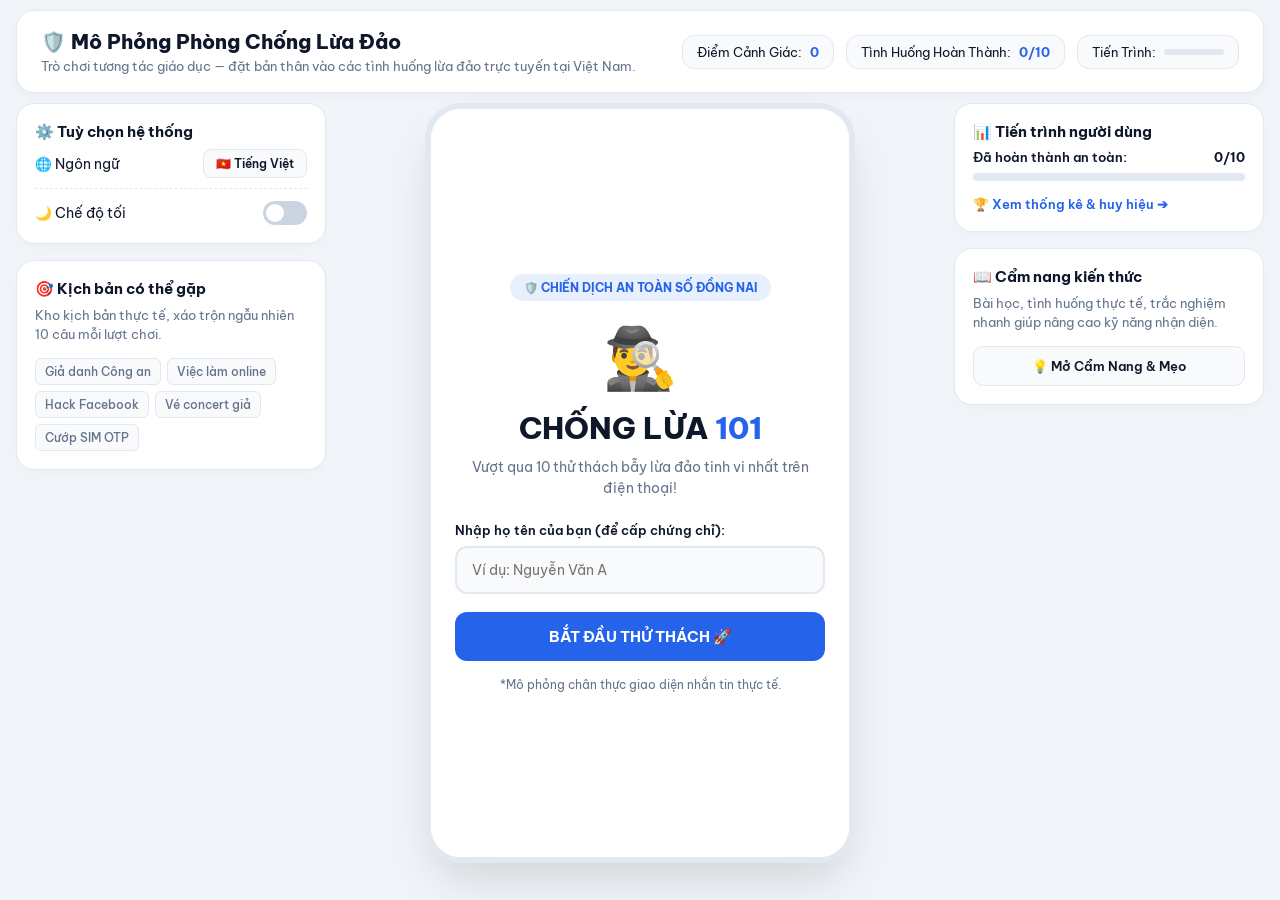
<file: index.html>
<!DOCTYPE html>
<html lang="vi" data-theme="light">
<head>
    <meta charset="UTF-8">
    <meta name="viewport" content="width=device-width, initial-scale=1.0">
    <title>Mô Phỏng Phòng Chống Lừa Đảo - Chống Lừa 101</title>
    <link href="https://fonts.googleapis.com/css2?family=Be+Vietnam+Pro:wght@400;500;600;700;800&display=swap" rel="stylesheet">
    <style>
        :root {
            --primary: #2563eb;
            --primary-dark: #1d4ed8;
            --bg-dashboard: #f1f5f9;
            --bg-card: #ffffff;
            --text-main: #0f172a;
            --text-muted: #64748b;
            --border-color: #e2e8f0;
            --chat-bg: #f8fafc;
            --danger: #ef4444;
            --success: #10b981;
        }

        [data-theme="dark"] {
            --primary: #3b82f6;
            --primary-dark: #2563eb;
            --bg-dashboard: #0b1120;
            --bg-card: #1e293b;
            --text-main: #f8fafc;
            --text-muted: #94a3b8;
            --border-color: #334155;
            --chat-bg: #0f172a;
            --danger: #f87171;
            --success: #34d399;
        }

        * {
            box-sizing: border-box;
            margin: 0;
            padding: 0;
            font-family: 'Be Vietnam Pro', sans-serif;
            transition: background-color 0.25s ease, color 0.25s ease, border-color 0.25s ease;
        }

        body {
            background: var(--bg-dashboard);
            min-height: 100vh;
            color: var(--text-main);
            padding: 20px;
        }

        /* Dashboard Container */
        .dashboard-wrapper {
            max-width: 1400px;
            margin: 0 auto;
            display: flex;
            flex-direction: column;
            gap: 20px;
        }

        /* Top Header */
        .top-header {
            background: var(--bg-card);
            border: 1px solid var(--border-color);
            border-radius: 18px;
            padding: 18px 24px;
            display: flex;
            justify-content: space-between;
            align-items: center;
            flex-wrap: wrap;
            gap: 16px;
            box-shadow: 0 4px 12px rgba(0, 0, 0, 0.03);
        }

        .header-brand h1 {
            font-size: 20px;
            font-weight: 800;
            color: var(--text-main);
            margin-bottom: 4px;
            display: flex;
            align-items: center;
            gap: 8px;
        }

        .header-brand p {
            font-size: 13px;
            color: var(--text-muted);
        }

        .header-stats-bar {
            display: flex;
            gap: 12px;
            flex-wrap: wrap;
        }

        .stat-pill {
            background: var(--chat-bg);
            border: 1px solid var(--border-color);
            padding: 8px 14px;
            border-radius: 12px;
            font-size: 13px;
            display: flex;
            align-items: center;
            gap: 8px;
        }

        .stat-pill strong {
            color: var(--primary); 
        }

        .mini-progress {
            width: 60px;
            height: 6px;
            background: var(--border-color);
            border-radius: 4px;
            overflow: hidden;
        }

        .mini-fill {
            height: 100%;
            background: var(--success);
            transition: width 0.3s ease;
        }

        /* 3-Column Layout */
        .main-layout {
            display: grid;
            grid-template-columns: 310px 1fr 310px;
            gap: 20px;
            align-items: start;
        }

        @media (max-width: 1120px) {
            .main-layout {
                grid-template-columns: 1fr;
            }
            .center-stage {
                order: -1; /* Đưa điện thoại lên đầu khi xem trên màn hình nhỏ */
            }
        }

        /* Sidebars */
        .sidebar {
            display: flex;
            flex-direction: column;
            gap: 16px;
        }

        .panel-card {
            background: var(--bg-card);
            border: 1px solid var(--border-color);
            border-radius: 18px;
            padding: 18px;
            box-shadow: 0 4px 12px rgba(0, 0, 0, 0.02);
        }

        .panel-card h3 {
            font-size: 15px;
            font-weight: 700;
            margin-bottom: 8px;
            color: var(--text-main);
            display: flex;
            align-items: center;
            gap: 6px;
        }

        .panel-desc {
            font-size: 12.5px;
            color: var(--text-muted);
            line-height: 1.5;
            margin-bottom: 14px;
        }

        .control-row {
            display: flex;
            justify-content: space-between;
            align-items: center;
            font-size: 13.5px;
            margin-bottom: 12px;
            padding-bottom: 10px;
            border-bottom: 1px dashed var(--border-color);
        }

        .control-row:last-child {
            margin-bottom: 0;
            padding-bottom: 0;
            border-bottom: none;
        }

        .action-chip {
            background: var(--chat-bg);
            border: 1px solid var(--border-color);
            padding: 6px 12px;
            border-radius: 8px;
            font-size: 12px;
            font-weight: 600;
            color: var(--text-main);
            cursor: pointer;
        }

        .action-chip:hover {
            border-color: var(--primary);
            color: var(--primary);
        }

        /* Toggle Switch */
        .switch {
            position: relative;
            display: inline-block;
            width: 44px;
            height: 24px;
        }

        .switch input {
            opacity: 0;
            width: 0;
            height: 0;
        }

        .slider {
            position: absolute;
            cursor: pointer;
            top: 0; left: 0; right: 0; bottom: 0;
            background-color: #cbd5e1;
            transition: .3s;
            border-radius: 24px;
        }

        .slider:before {
            position: absolute;
            content: "";
            height: 18px;
            width: 18px;
            left: 3px;
            bottom: 3px;
            background-color: white;
            transition: .3s;
            border-radius: 50%;
        }

        input:checked + .slider {
            background-color: var(--primary);
        }

        input:checked + .slider:before {
            transform: translateX(20px);
        }

        .btn-secondary-full {
            width: 100%;
            padding: 11px;
            background: var(--chat-bg);
            border: 1px solid var(--border-color);
            border-radius: 10px;
            font-weight: 600;
            font-size: 13px;
            color: var(--text-main);
            cursor: pointer;
        }

        .btn-secondary-full:hover {
            background: var(--primary);
            color: white;
            border-color: var(--primary);
        }

        .scenario-tags {
            display: flex;
            flex-wrap: wrap;
            gap: 6px;
        }

        .tag {
            background: var(--chat-bg);
            border: 1px solid var(--border-color);
            font-size: 11.5px;
            padding: 5px 9px;
            border-radius: 6px;
            color: var(--text-muted);
            font-weight: 500;
        }

        /* Center Stage (Phone Mockup Frame) */
        .center-stage {
            display: flex;
            justify-content: center;
            align-items: flex-start;
        }

        .app-container {
            width: 100%;
            max-width: 430px;
            height: 760px;
            background: var(--bg-card);
            border-radius: 36px;
            box-shadow: 0 25px 50px -12px rgba(0, 0, 0, 0.15);
            overflow: hidden;
            display: flex;
            flex-direction: column;
            position: relative;
            border: 6px solid var(--border-color);
        }

        .screen {
            display: none;
            flex-direction: column;
            height: 100%;
            width: 100%;
        }

        .screen.active {
            display: flex;
        }

        /* Intro Screen */
        #screen-intro {
            padding: 28px 24px;
            justify-content: center;
            align-items: center;
            text-align: center;
            background: var(--bg-card);
        }

        .badge-top {
            background: rgba(37, 99, 235, 0.1);
            color: var(--primary);
            font-size: 11.5px;
            font-weight: 700;
            padding: 6px 14px;
            border-radius: 20px;
            margin-bottom: 18px;
        }

        .hero-icon {
            font-size: 60px;
            margin-bottom: 14px;
            animation: float 3s ease-in-out infinite;
        }

        @keyframes float {
            0%, 100% { transform: translateY(0); }
            50% { transform: translateY(-6px); }
        }

        #screen-intro h1 {
            font-size: 30px;
            font-weight: 800;
            color: var(--text-main);
            margin-bottom: 10px;
        }

        #screen-intro h1 span {
            color: var(--primary);
        }

        .subtitle {
            color: var(--text-muted);
            font-size: 13.5px;
            line-height: 1.5;
            margin-bottom: 24px;
        }

        .input-group {
            width: 100%;
            text-align: left;
            margin-bottom: 18px;
        }

        .input-group label {
            display: block;
            font-size: 12.5px;
            font-weight: 600;
            color: var(--text-main);
            margin-bottom: 8px;
        }

        .input-group input {
            width: 100%;
            padding: 13px 15px;
            border: 2px solid var(--border-color);
            background: var(--chat-bg);
            color: var(--text-main);
            border-radius: 12px;
            font-size: 14px;
            outline: none;
        }

        .input-group input:focus {
            border-color: var(--primary);
        }

        .btn-primary {
            width: 100%;
            padding: 15px;
            background: var(--primary);
            color: white;
            border: none;
            border-radius: 12px;
            font-size: 15px;
            font-weight: 700;
            cursor: pointer;
        }

        .btn-primary:hover {
            background: var(--primary-dark);
        }

        .note {
            margin-top: 16px;
            font-size: 11.5px;
            color: var(--text-muted);
        }

        /* Gameplay Header & Chat */
        .game-header {
            background: var(--bg-card);
            padding: 14px 16px;
            border-bottom: 1px solid var(--border-color);
        }

        .progress-info {
            display: flex;
            justify-content: space-between;
            font-size: 12.5px;
            font-weight: 600;
            color: var(--text-muted);
            margin-bottom: 6px;
        }

        .score-badge strong {
            color: var(--primary);
        }

        .progress-bar {
            height: 5px;
            background: var(--border-color);
            border-radius: 10px;
            overflow: hidden;
            margin-bottom: 12px;
        }

        .progress-fill {
            height: 100%;
            width: 10%;
            background: var(--primary);
            transition: width 0.4s ease;
        }

        .sender-profile {
            display: flex;
            align-items: center;
            gap: 10px;
        }

        .avatar {
            width: 38px;
            height: 38px;
            background: rgba(37, 99, 235, 0.1);
            border-radius: 50%;
            display: flex;
            justify-content: center;
            align-items: center;
            font-size: 20px;
            border: 1px solid var(--border-color);
        }

        .sender-details h3 {
            font-size: 14px;
            color: var(--text-main);
        }

        .status-online {
            font-size: 11px;
            color: var(--success);
            font-weight: 500;
        }

        .chat-box {
            flex: 1;
            padding: 16px;
            background: var(--chat-bg);
            overflow-y: auto;
            display: flex;
            flex-direction: column;
            gap: 10px;
        }

        .msg {
            max-width: 85%;
            padding: 11px 14px;
            border-radius: 16px;
            font-size: 13px;
            line-height: 1.45;
        }

        .msg.scammer {
            background: var(--bg-card);
            color: var(--text-main);
            align-self: flex-start;
            border-bottom-left-radius: 4px;
            border: 1px solid var(--border-color);
        }

        .msg.scammer .fake-link {
            color: var(--primary);
            text-decoration: underline;
            font-weight: 500;
            word-break: break-all;
        }

        .msg.user {
            background: var(--primary);
            color: white;
            align-self: flex-end;
            border-bottom-right-radius: 4px;
        }

        .choices-container {
            padding: 12px 14px;
            background: var(--bg-card);
            border-top: 1px solid var(--border-color);
            display: flex;
            flex-direction: column;
            gap: 8px;
        }

        .choice-btn {
            width: 100%;
            text-align: left;
            padding: 11px 13px;
            background: var(--chat-bg);
            border: 1.5px solid var(--border-color);
            border-radius: 10px;
            font-size: 12.5px;
            font-weight: 500;
            color: var(--text-main);
            cursor: pointer;
        }

        .choice-btn:hover {
            background: rgba(37, 99, 235, 0.06);
            border-color: var(--primary);
        }

        .feedback-box {
            padding: 14px 16px;
            background: var(--bg-card);
            border-top: 2px solid var(--border-color);
        }

        .feedback-box.hidden {
            display: none;
        }

        .feedback-title {
            font-size: 13.5px;
            font-weight: 700;
            margin-bottom: 4px;
        }

        .feedback-title.correct { color: var(--success); }
        .feedback-title.wrong { color: var(--danger); }

        .feedback-desc {
            font-size: 12.5px;
            color: var(--text-muted);
            line-height: 1.45;
            margin-bottom: 12px;
        }

        .btn-next {
            width: 100%;
            padding: 11px;
            background: var(--text-main);
            color: var(--bg-card);
            border: none;
            border-radius: 10px;
            font-weight: 600;
            cursor: pointer;
        }

        /* Result Screen */
        #screen-result {
            padding: 20px;
            justify-content: space-between;
            align-items: center;
            text-align: center;
            overflow-y: auto;
            background: var(--bg-card);
        }

        .result-header h2 {
            font-size: 20px;
            font-weight: 800;
            color: var(--primary);
            margin-bottom: 4px;
        }

        .result-header p {
            font-size: 12.5px;
            color: var(--text-muted);
        }

        .certificate-wrapper {
            width: 100%;
            margin: 10px 0;
            border-radius: 10px;
            overflow: hidden;
            box-shadow: 0 8px 20px rgba(0, 0, 0, 0.12);
            border: 2px solid var(--border-color);
        }

        #cert-canvas {
            width: 100%;
            height: auto;
            display: block;
        }

        .action-buttons {
            width: 100%;
            display: flex;
            flex-direction: column;
            gap: 8px;
        }

        .btn-social.fb {
            width: 100%;
            padding: 12px;
            background: #1877f2;
            color: white;
            border: none;
            border-radius: 10px;
            font-weight: 600;
            cursor: pointer;
        }

        .btn-outline {
            width: 100%;
            padding: 10px;
            background: transparent;
            color: var(--text-muted);
            border: 1.5px solid var(--border-color);
            border-radius: 10px;
            font-weight: 600;
            cursor: pointer;
        }

        /* Right Sidebar Components */
        .progress-stat-row {
            display: flex;
            justify-content: space-between;
            font-size: 13px;
            margin-bottom: 8px;
            font-weight: 600;
        }

        .mini-progress-bar {
            width: 100%;
            height: 8px;
            background: var(--border-color);
            border-radius: 4px;
            overflow: hidden;
            margin-bottom: 12px;
        }

        .mini-progress-bar .fill {
            height: 100%;
            background: var(--primary);
            transition: width 0.3s ease;
        }

        .link-btn {
            background: none;
            border: none;
            color: var(--primary);
            font-size: 12.5px;
            font-weight: 600;
            cursor: pointer;
            text-align: left;
            padding: 0;
        }

        .link-btn:hover {
            text-decoration: underline;
        }

        .tip-highlight-box {
            background: rgba(37, 99, 235, 0.06);
            border-left: 3px solid var(--primary);
            padding: 12px;
            border-radius: 0 8px 8px 0;
            font-size: 12px;
            color: var(--text-muted);
            line-height: 1.5;
        }

        .tip-highlight-box strong {
            color: var(--text-main);
        }

        .badge-mini-grid {
            display: grid;
            grid-template-columns: repeat(3, 1fr);
            gap: 8px;
        }

        .badge-item {
            background: var(--chat-bg);
            border: 1px solid var(--border-color);
            height: 52px;
            border-radius: 10px;
            display: flex;
            justify-content: center;
            align-items: center;
            font-size: 22px;
        }

        .badge-item.locked {
            opacity: 0.4;
            filter: grayscale(100%);
        }

        .badge-item.unlocked {
            opacity: 1;
            border-color: var(--primary);
            background: rgba(37, 99, 235, 0.1);
        }

        /* Modals */
        .modal {
            position: fixed;
            top: 0; left: 0; width: 100%; height: 100%;
            background: rgba(0, 0, 0, 0.6);
            display: flex;
            justify-content: center;
            align-items: center;
            z-index: 100;
            padding: 20px;
        }

        .modal.hidden {
            display: none;
        }

        .modal-content {
            background: var(--bg-card);
            width: 100%;
            max-width: 440px;
            padding: 24px;
            border-radius: 20px;
            position: relative;
            max-height: 85vh;
            overflow-y: auto;
            border: 1px solid var(--border-color);
        }

        .close-modal {
            position: absolute;
            top: 14px;
            right: 18px;
            font-size: 24px;
            font-weight: bold;
            color: var(--text-muted);
            cursor: pointer;
        }

        .modal-content h2 {
            font-size: 18px;
            color: var(--text-main);
            margin-bottom: 16px;
        }

        .tips-list {
            list-style: none;
            display: flex;
            flex-direction: column;
            gap: 12px;
            text-align: left;
            font-size: 13px;
            color: var(--text-muted);
            line-height: 1.5;
        }

        .tips-list strong {
            color: var(--text-main);
        }

        .achievements-grid {
            display: grid;
            grid-template-columns: repeat(2, 1fr);
            gap: 12px;
            text-align: left;
        }

        .achievement-card {
            background: var(--chat-bg);
            border: 1.5px solid var(--border-color);
            padding: 12px;
            border-radius: 12px;
            opacity: 0.5;
        }

        .achievement-card.unlocked {
            opacity: 1;
            border-color: var(--primary);
            background: rgba(37, 99, 235, 0.05);
        }

        .achievement-card h4 {
            font-size: 13px;
            color: var(--text-main);
            margin-bottom: 4px;
        }

        .achievement-card p {
            font-size: 11px;
            color: var(--text-muted);
        }


        /* ===== CHATBOX FIT-TO-SCREEN PATCH ===== */
        html, body {
            width: 100%;
            min-height: 100%;
        }

        body {
            min-height: 100dvh;
            padding: 10px 16px;
        }

        .dashboard-wrapper {
            min-height: calc(100dvh - 20px);
            gap: 10px;
        }

        .main-layout {
            flex: 1;
            min-height: 0;
            align-items: stretch;
        }

        .center-stage {
            min-height: 0;
            align-items: stretch;
        }

        .app-container {
            height: min(760px, calc(100dvh - 125px));
            min-height: 0;
            max-height: calc(100dvh - 125px);
        }

        .screen {
            min-height: 0;
            overflow: hidden;
        }

        #screen-game {
            min-height: 0;
        }

        .chat-box {
            flex: 1 1 0;
            min-height: 0;
            overflow-y: auto;
            overscroll-behavior: contain;
        }

        .game-header,
        .choices-container,
        .feedback-box {
            flex-shrink: 0;
        }

        @media (max-width: 1120px) {
            body {
                min-height: 100dvh;
                padding: 8px;
            }

            .dashboard-wrapper {
                min-height: calc(100dvh - 16px);
            }

            .main-layout {
                display: flex;
                flex-direction: column;
                min-height: 0;
            }

            .center-stage {
                order: -1;
                flex: 1;
                min-height: 0;
            }

            .app-container {
                width: min(100%, 430px);
                height: calc(100dvh - 16px);
                max-height: calc(100dvh - 16px);
                border-radius: 24px;
            }

            .sidebar {
                height: auto;
            }
        }

        @media (max-height: 700px) and (min-width: 1121px) {
            .app-container {
                height: calc(100dvh - 115px);
                max-height: calc(100dvh - 115px);
            }

            .game-header {
                padding: 7px 12px;
            }

            .choices-container {
                padding: 7px 10px;
                gap: 4px;
            }

            .choice-btn {
                padding: 7px 9px;
            }

            .feedback-box {
                padding: 7px 10px;
            }
        }


        /* ===== MOBILE TOOLBAR + SLIDE-OUT PANELS ===== */
        .mobile-tools,
        .mobile-drawer-backdrop {
            display: none;
        }

        @media (max-width: 1120px) {
            body {
                padding: 8px;
                overflow-x: hidden;
            }

            .dashboard-wrapper {
                min-height: 100dvh;
                gap: 8px;
            }

            .top-header {
                padding: 10px 13px;
                border-radius: 15px;
                gap: 6px;
            }

            .header-brand h1 {
                font-size: clamp(15px, 4vw, 18px);
            }

            .header-brand p {
                font-size: 11px;
                line-height: 1.35;
            }

            .header-stats-bar {
                width: 100%;
                gap: 6px;
            }

            .stat-pill {
                flex: 1 1 auto;
                justify-content: center;
                padding: 6px 8px;
                font-size: 10px;
                gap: 4px;
            }

            .mobile-tools {
                display: grid;
                grid-template-columns: repeat(3, minmax(0, 1fr));
                gap: 8px;
                position: sticky;
                top: 6px;
                z-index: 30;
                padding: 7px;
                border: 1px solid var(--border-color);
                border-radius: 15px;
                background: var(--bg-card);
                box-shadow: 0 5px 18px rgba(15, 23, 42, .09);
            }

            .mobile-tool-btn {
                min-height: 48px;
                border: 1px solid var(--border-color);
                border-radius: 11px;
                background: var(--chat-bg);
                color: var(--text-main);
                display: flex;
                flex-direction: row;
                align-items: center;
                justify-content: center;
                gap: 7px;
                font: inherit;
                font-size: 12px;
                font-weight: 700;
                cursor: pointer;
                touch-action: manipulation;
            }

            .mobile-tool-btn span {
                font-size: 17px;
            }

            .mobile-tool-btn:active {
                transform: scale(.97);
                background: var(--border-color);
            }

            .main-layout {
                display: flex;
                flex-direction: column;
                min-height: 0;
                flex: 1;
            }

            .center-stage {
                order: -1;
                width: 100%;
                min-height: 0;
                flex: 1;
            }

            .app-container {
                width: min(100%, 480px);
                height: calc(100dvh - 190px);
                min-height: 430px;
                max-height: 760px;
                margin: 0 auto;
                border-radius: 22px;
            }

            .mobile-drawer {
                display: flex;
                position: fixed;
                z-index: 52;
                top: 0;
                bottom: 0;
                width: min(86vw, 340px);
                max-width: 340px;
                overflow-y: auto;
                overscroll-behavior: contain;
                padding: 16px;
                background: var(--bg-dashboard);
                box-shadow: 0 15px 45px rgba(0,0,0,.22);
                transition: transform .25s ease;
            }

            .left-sidebar.mobile-drawer {
                left: 0;
                padding-top: max(18px, env(safe-area-inset-top));
                transform: translateX(-105%);
            }

            .right-sidebar.mobile-drawer {
                right: 0;
                padding-top: max(18px, env(safe-area-inset-top));
                transform: translateX(105%);
            }

            .mobile-drawer.is-open {
                transform: translateX(0);
            }

            .mobile-drawer-backdrop {
                display: block;
                position: fixed;
                inset: 0;
                z-index: 50;
                background: rgba(2, 6, 23, .48);
                opacity: 0;
                visibility: hidden;
                transition: opacity .2s ease, visibility .2s ease;
            }

            .mobile-drawer-backdrop.is-visible {
                opacity: 1;
                visibility: visible;
            }

            .mobile-drawer .panel-card {
                width: 100%;
                flex-shrink: 0;
            }

            .screen {
                padding: 18px 14px;
            }

            .chat-box {
                padding: 12px;
            }
        }

        @media (max-width: 420px) {
            .app-container {
                height: calc(100dvh - 184px);
                min-height: 390px;
                border-radius: 18px;
            }

            .top-header {
                padding: 9px 11px;
            }

            .header-stats-bar .stat-pill {
                font-size: 9px;
                padding: 5px 6px;
            }

            .mobile-tool-btn {
                min-height: 44px;
                font-size: 11px;
            }

            .mobile-tool-btn span {
                font-size: 16px;
            }
        }

        @media (max-width: 1120px) and (max-height: 650px) {
            .app-container {
                height: calc(100dvh - 165px);
                min-height: 350px;
            }

            .top-header {
                padding: 6px 10px;
            }

            .header-brand p {
                display: none;
            }

            .mobile-tools {
                padding: 5px;
            }

            .mobile-tool-btn {
                min-height: 38px;
            }
        }

    </style>
</head>
<body>
    <div class="dashboard-wrapper">
        <!-- TOP HEADER BAR -->
        <header class="top-header">
            <div class="header-brand">
                <h1>🛡️ Mô Phỏng Phòng Chống Lừa Đảo</h1>
                <p>Trò chơi tương tác giáo dục — đặt bản thân vào các tình huống lừa đảo trực tuyến tại Việt Nam.</p>
            </div>
            <div class="header-stats-bar">
                <div class="stat-pill">Điểm Cảnh Giác: <strong id="header-score">0</strong></div>
                <div class="stat-pill">Tình Huống Hoàn Thành: <strong id="header-completed">0/10</strong></div>
                <div class="stat-pill">
                    Tiến Trình:
                    <div class="mini-progress">
                        <div id="header-progress-fill" class="mini-fill" style="width: 0%;"></div>
                    </div>
                </div>
        </header>


        <!-- MOBILE QUICK TOOLS -->
        <nav class="mobile-tools" aria-label="Công cụ nhanh">
            <button type="button" class="mobile-tool-btn" id="mobile-open-settings" aria-controls="mobile-settings-panel" aria-expanded="false">
                <span>⚙️</span><small>Tuỳ chọn</small>
            </button>
            <button type="button" class="mobile-tool-btn" id="mobile-open-progress" aria-controls="mobile-progress-panel" aria-expanded="false">
                <span>📊</span><small>Tiến trình</small>
            </button>
            <button type="button" class="mobile-tool-btn" id="mobile-open-guide">
                <span>📖</span><small>Cẩm nang</small>
            </button>
        </nav>
        <div class="mobile-drawer-backdrop" id="mobile-drawer-backdrop"></div>

        <!-- MAIN 3-COLUMN LAYOUT -->
        <div class="main-layout">
            
            <!-- LEFT SIDEBAR: Cấu hình & Tuỳ chọn -->
            <aside class="sidebar left-sidebar mobile-drawer" id="mobile-settings-panel" aria-label="Tuỳ chọn hệ thống">
                <div class="panel-card">
                    <h3>⚙️ Tuỳ chọn hệ thống</h3>
                    <div class="control-row">
                        <span>🌐 Ngôn ngữ</span>
                        <button id="btn-lang" class="action-chip">🇻🇳 Tiếng Việt</button>
                    </div>
                    <div class="control-row">
                        <span>🌙 Chế độ tối</span>
                        <label class="switch">
                            <input type="checkbox" id="theme-switch">
                            <span class="slider"></span>
                        </label>
                    </div>
                </div>

                <div class="panel-card">
                    <h3>🎯 Kịch bản có thể gặp </h3>
                    <p class="panel-desc">Kho kịch bản thực tế, xáo trộn ngẫu nhiên 10 câu mỗi lượt chơi.</p>
                    <div class="scenario-tags">
                        <span class="tag">Giả danh Công an</span>
                        <span class="tag">Việc làm online</span>
                        <span class="tag">Hack Facebook</span>
                        <span class="tag">Vé concert giả</span>
                        <span class="tag">Cướp SIM OTP</span>
                    </div>
                </div>
            </aside>

            <!-- CENTER COLUMN: Khung điện thoại tương tác -->
            <main class="center-stage">
                <div class="app-container">
                    <!-- MÀN HÌNH 1: INTRO -->
                    <section id="screen-intro" class="screen active">
                        <div class="badge-top">🛡️ CHIẾN DỊCH AN TOÀN SỐ ĐỒNG NAI</div>
                        <div class="hero-icon">🕵️‍♂️</div>
                        <h1 data-i18n="intro_title">CHỐNG LỪA <span>101</span></h1>
                        <p class="subtitle" data-i18n="intro_subtitle">Vượt qua 10 thử thách bẫy lừa đảo tinh vi nhất trên điện thoại!</p>
                        
                        <div class="input-group">
                            <label for="player-name" data-i18n="label_name">Nhập họ tên của bạn (để cấp chứng chỉ):</label>
                            <input type="text" id="player-name" placeholder="Ví dụ: Nguyễn Văn A" maxlength="30">
                        </div>

                        <button id="btn-start" class="btn-primary" data-i18n="btn_start">BẮT ĐẦU THỬ THÁCH 🚀</button>
                        <p class="note" data-i18n="note_data">*Mô phỏng chân thực giao diện nhắn tin thực tế.</p>
                    </section>

                    <!-- MÀN HÌNH 2: GAMEPLAY (CHAT INTERFACE) -->
                    <section id="screen-game" class="screen">
                        <header class="game-header">
                            <div class="progress-info">
                                <span id="scenario-counter">Tình huống 1/10</span>
                                <span class="score-badge">Điểm: <strong id="current-score">0</strong></span>
                            </div>
                            <div class="progress-bar">
                                <div id="progress-fill" class="progress-fill"></div>
                            </div>
                            <div class="sender-profile">
                                <div id="sender-avatar" class="avatar">👮</div>
                                <div class="sender-details">
                                    <h3 id="sender-name">Cán bộ Điều tra</h3>
                                    <span id="sender-status" class="status-online">● Đang hoạt động</span>
                                </div>
                            </div>
                        </header>

                        <main id="chat-box" class="chat-box"></main>

                        <div id="feedback-box" class="feedback-box hidden">
                            <div id="feedback-title" class="feedback-title"></div>
                            <p id="feedback-desc" class="feedback-desc"></p>
                            <button id="btn-next" class="btn-next" data-i18n="btn_next">Tình huống tiếp theo ➔</button>
                        </div>

                        <footer id="choices-container" class="choices-container"></footer>
                    </section>

                    <!-- MÀN HÌNH 3: CHỨNG CHỈ KẾT QUẢ -->
                    <section id="screen-result" class="screen">
                        <div class="result-header">
                            <h2 id="result-rank">XUẤT SẮC!</h2>
                            <p id="result-summary">Bạn đạt 1000/1000 điểm cảnh giác.</p>
                        </div>

                        <div class="certificate-wrapper">
                            <canvas id="cert-canvas" width="800" height="560"></canvas>
                        </div>

                        <div class="action-buttons">
                            <button id="btn-download" class="btn-primary" data-i18n="btn_download">⬇️ Tải Chứng Chỉ Về Máy</button>
                            <button id="btn-share-fb" class="btn-social fb" data-i18n="btn_share">Chia sẻ Facebook</button>
                            <button id="btn-restart" class="btn-outline" data-i18n="btn_restart">🔄 Chơi lại từ đầu</button>
                        </div>
                    </section>
                </div>
            </main>

            <!-- RIGHT SIDEBAR: Tiến trình & Thành tựu -->
            <aside class="sidebar right-sidebar mobile-drawer" id="mobile-progress-panel" aria-label="Tiến trình và thành tựu">
                <div class="panel-card">
                    <h3>📊 Tiến trình người dùng</h3>
                    <div class="progress-stat-row">
                        <span>Đã hoàn thành an toàn:</span>
                        <strong id="completed-count">0/10</strong>
                    </div>
                    <div class="mini-progress-bar">
                        <div id="sidebar-progress-fill" class="fill" style="width: 0%;"></div>
                    </div>
                    <button id="btn-achievements" class="link-btn">🏆 Xem thống kê & huy hiệu ➔</button>
                </div>

                <div class="panel-card">
                    <h3>📖 Cẩm nang kiến thức</h3>
                    <p class="panel-desc">Bài học, tình huống thực tế, trắc nghiệm nhanh giúp nâng cao kỹ năng nhận diện.</p>
                    <button id="btn-tips" class="btn-secondary-full">💡 Mở Cẩm Nang & Mẹo</button>
                </div>
            </aside>

        </div>
    </div>

    <!-- MODAL: MẸO HAY -->
    <div id="modal-tips" class="modal hidden">
        <div class="modal-content">
            <span class="close-modal">&times;</span>
            <h2>💡 Mẹo Đạt Thành Tích Cao</h2>
            <ul class="tips-list">
                <li><strong>1. Cảnh giác link lạ:</strong> Không bấm vào các liên kết có đuôi lạ như (.xyz, .top, .cc).</li>
                <li><strong>2. Tuyệt đối bảo mật OTP:</strong> Không cung cấp mã OTP, mật khẩu hay mã PIN cho bất kỳ ai.</li>
                <li><strong>3. Xác thực người thân:</strong> Khi người thân nhắn tin mượn tiền, hãy gọi điện thoại thoại thông thường.</li>
                <li><strong>4. Không có việc nhẹ lương cao:</strong> Các công việc bắt ứng tiền trước chắc chắn là lừa đảo.</li>
                <li><strong>5. Cơ quan nhà nước không làm việc qua mạng:</strong> Công an không gọi điện dọa nạt qua Zalo.</li>
            </ul>
        </div>
    </div>

    <!-- MODAL: THÀNH TỰU -->
    <div id="modal-achievements" class="modal hidden">
        <div class="modal-content">
            <span class="close-modal">&times;</span>
            <h2>🏆 Bộ Sưu Tập Huy Hiệu</h2>
            <div class="achievements-grid" id="achievements-grid"></div>
        </div>
    </div>

    <script src="script.js"></script>
</body>
</html>
</file>
